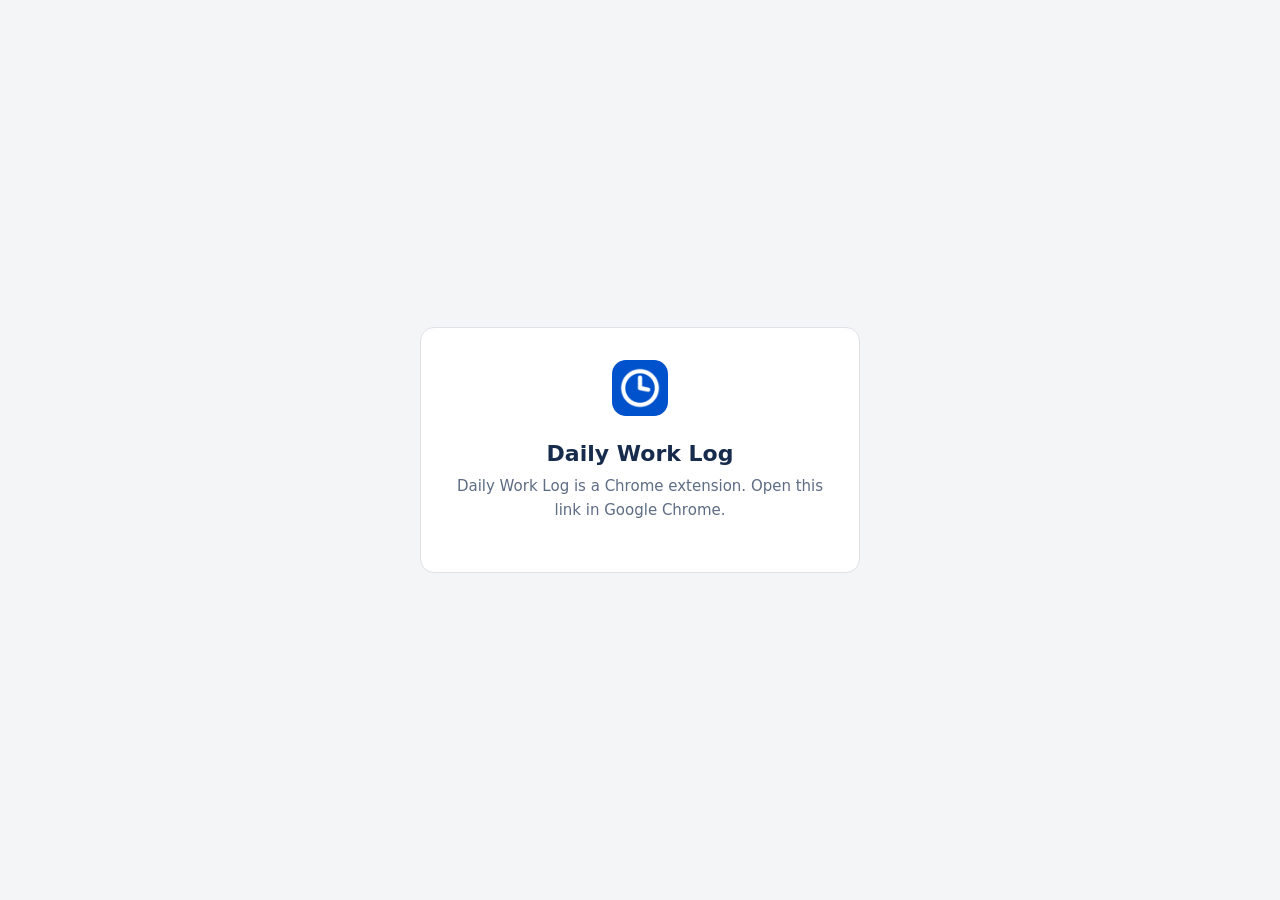
<file: launcher/index.html>
<!doctype html>
<html lang="en">
<head>
  <meta charset="utf-8">
  <meta name="viewport" content="width=device-width, initial-scale=1">
  <title>Daily Work Log</title>
  <meta name="robots" content="noindex">
  <link rel="icon" href="icon.png">
  <style>
    :root {
      --bg: #f4f5f7; --surface: #fff; --border: #dfe1e6; --text: #172b4d; --muted: #5e6c84;
      --primary: #0052cc; --primary-hover: #0747a6; --on-primary: #fff; --warn: #fff7d6;
      color-scheme: light;
    }
    @media (prefers-color-scheme: dark) {
      :root {
        --bg: #161a1d; --surface: #1d2125; --border: #38414a; --text: #dee4ea; --muted: #9fadbc;
        --primary: #579dff; --primary-hover: #85b8ff; --on-primary: #1d2125; --warn: #332e1b;
        color-scheme: dark;
      }
    }
    * { box-sizing: border-box; }
    body {
      margin: 0; min-height: 100vh; display: grid; place-items: center; padding: 24px 16px;
      font: 15px/1.55 system-ui, -apple-system, "Segoe UI", Roboto, sans-serif;
      background: var(--bg); color: var(--text);
    }
    .card {
      width: 100%; max-width: 440px; text-align: center;
      background: var(--surface); border: 1px solid var(--border); border-radius: 14px; padding: 32px 28px;
    }
    .logo { width: 56px; height: 56px; border-radius: 14px; }
    h1 { font-size: 22px; margin: 14px 0 4px; }
    p { margin: 0 0 18px; color: var(--muted); }
    .btn {
      display: inline-flex; align-items: center; justify-content: center; gap: 8px;
      font: inherit; font-weight: 600; text-decoration: none;
      background: var(--primary); color: var(--on-primary);
      padding: 11px 22px; border-radius: 8px; border: 0; cursor: pointer;
    }
    .btn:hover { background: var(--primary-hover); }
    .btn:focus-visible { outline: 2px solid var(--primary); outline-offset: 3px; }
    .note { margin-top: 18px; font-size: 13px; }
    .setup {
      text-align: left; background: var(--warn); border-radius: 10px; padding: 14px 16px 14px 34px;
      margin: 0 0 18px; font-size: 14px;
    }
    .setup li { margin: 4px 0; }
    code { font-size: 13px; }
    a { color: var(--primary); }
    [hidden] { display: none !important; }
  </style>
</head>
<body>
  <main class="card">
    <img class="logo" src="icon.png" alt="" width="56" height="56">
    <h1>Daily Work Log</h1>

    <!-- Default / extension found -->
    <section id="ready">
      <p id="status" role="status">Time to log today's work.</p>
      <a class="btn" id="open" href="#">Open Daily Work Log</a>
      <p class="note">Or click the clock icon in your Chrome toolbar.</p>
    </section>

    <!-- Extension not detected -->
    <section id="missing" hidden>
      <p>The Daily Work Log extension isn't installed in this browser, or it needs updating.</p>
      <ol class="setup">
        <li>Download or <code>git pull</code> the latest code from <a id="repo" href="#" target="_blank" rel="noopener">GitHub</a>.</li>
        <li>Open <code>chrome://extensions</code> and turn on <b>Developer mode</b>.</li>
        <li>Click <b>Load unpacked</b> and pick the <code>extension</code> folder (or reload it if it's already there).</li>
        <li>Come back here and click the button again.</li>
      </ol>
      <a class="btn" id="retry" href="#">Open Daily Work Log</a>
    </section>

    <!-- Not Chrome -->
    <section id="not-chrome" hidden>
      <p>Daily Work Log is a Chrome extension. Open this link in Google Chrome.</p>
    </section>
  </main>

  <script>
    // Keep in sync with the extension's manifest "key" (fixed ID for everyone).
    const EXTENSION_ID = "njpmkhaikeieojffcfckcklpapigoiop";
    const REPO_URL = "https://github.com/basilnewagesmb/time-log-both";

    const PAGE_URL = `chrome-extension://${EXTENSION_ID}/worklog.html`;
    const PROBE_URL = `chrome-extension://${EXTENSION_ID}/icons/icon16.png`;
    const $ = (id) => document.getElementById(id);

    $("open").href = PAGE_URL;
    $("retry").href = PAGE_URL;
    $("repo").href = REPO_URL;

    const isChromium = !!window.chrome && /Chrome|Chromium|Edg\//.test(navigator.userAgent);

    // An extension's web-accessible image loads only when the extension is installed.
    function detect() {
      return new Promise((resolve) => {
        const img = new Image();
        const timer = setTimeout(() => resolve(false), 1500);
        img.onload = () => { clearTimeout(timer); resolve(true); };
        img.onerror = () => { clearTimeout(timer); resolve(false); };
        img.src = `${PROBE_URL}?t=${Date.now()}`;
      });
    }

    (async () => {
      if (!isChromium) {
        $("ready").hidden = true;
        $("not-chrome").hidden = false;
        return;
      }
      const installed = await detect();
      if (!installed) {
        $("ready").hidden = true;
        $("missing").hidden = false;
        return;
      }
      $("status").textContent = "Opening Daily Work Log…";
      // Chrome may block navigation to an extension page without a click; the button stays as a fallback.
      try { location.replace(PAGE_URL); } catch (_) { /* fall back to the button */ }
      setTimeout(() => { $("status").textContent = "Time to log today's work."; }, 1500);
    })();
  </script>
</body>
</html>
</file>
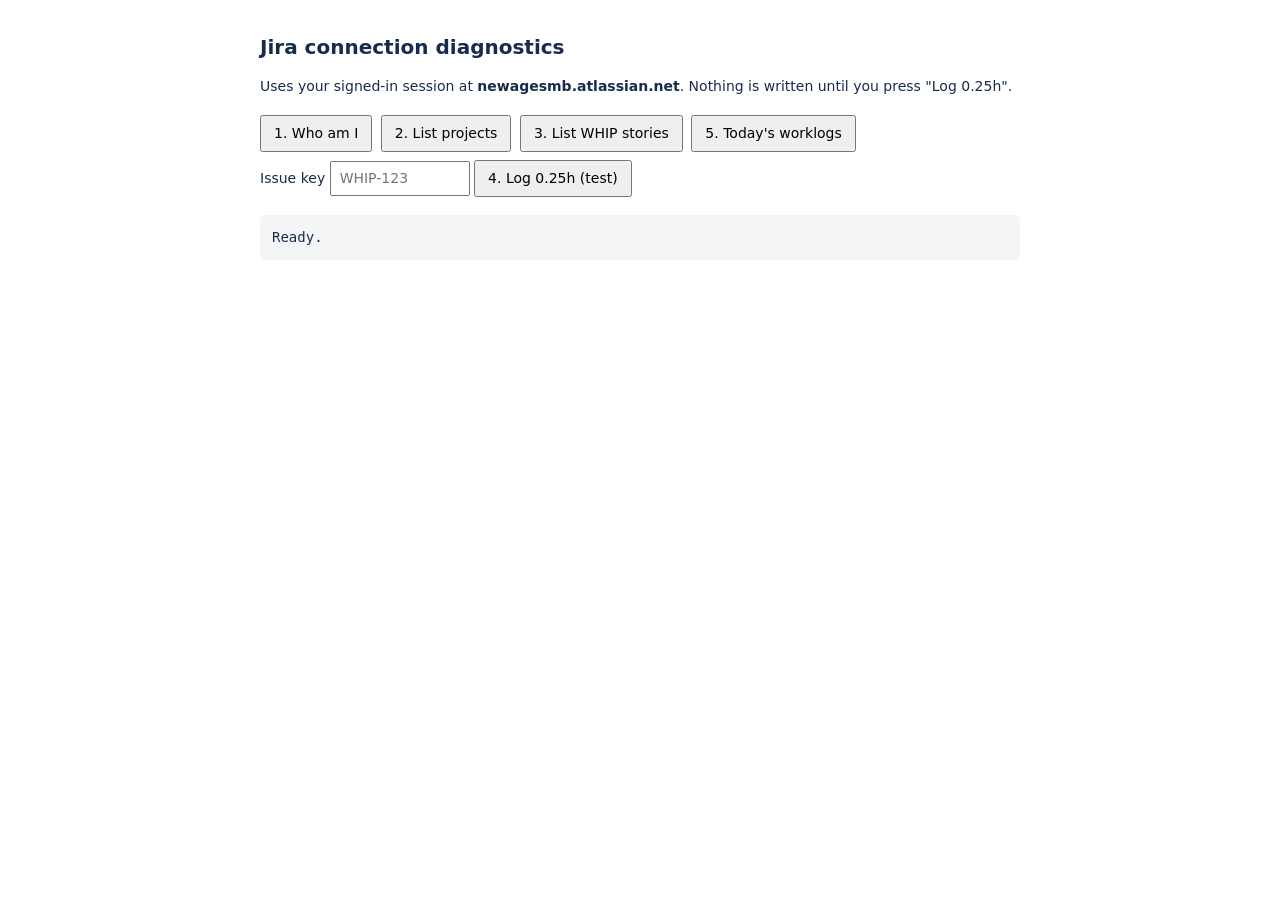
<file: extension/diagnostics.html>
<!doctype html>
<html lang="en">
<head>
  <meta charset="utf-8">
  <title>Daily Work Log · Jira diagnostics</title>
  <style>
    body { font: 14px/1.5 system-ui, sans-serif; max-width: 760px; margin: 32px auto; padding: 0 16px; color: #172b4d; }
    h1 { font-size: 20px; } button { font: inherit; padding: 6px 12px; margin: 4px 4px 4px 0; cursor: pointer; }
    input { font: inherit; padding: 5px 8px; width: 120px; }
    pre { background: #f4f5f7; padding: 12px; border-radius: 6px; white-space: pre-wrap; max-height: 420px; overflow: auto; }
    .ok { color: #216e4e; } .bad { color: #ae2e24; }
  </style>
</head>
<body>
  <h1>Jira connection diagnostics</h1>
  <p>Uses your signed-in session at <b>newagesmb.atlassian.net</b>. Nothing is written until you press "Log 0.25h".</p>
  <div>
    <button id="btn-me">1. Who am I</button>
    <button id="btn-projects">2. List projects</button>
    <button id="btn-issues">3. List WHIP stories</button>
    <button id="btn-today">5. Today's worklogs</button>
  </div>
  <div>
    <label>Issue key <input id="issue" placeholder="WHIP-123"></label>
    <button id="btn-log">4. Log 0.25h (test)</button>
  </div>
  <pre id="out" aria-live="polite">Ready.</pre>
  <script src="jira.js"></script>
  <script src="diagnostics.js"></script>
</body>
</html>
</file>
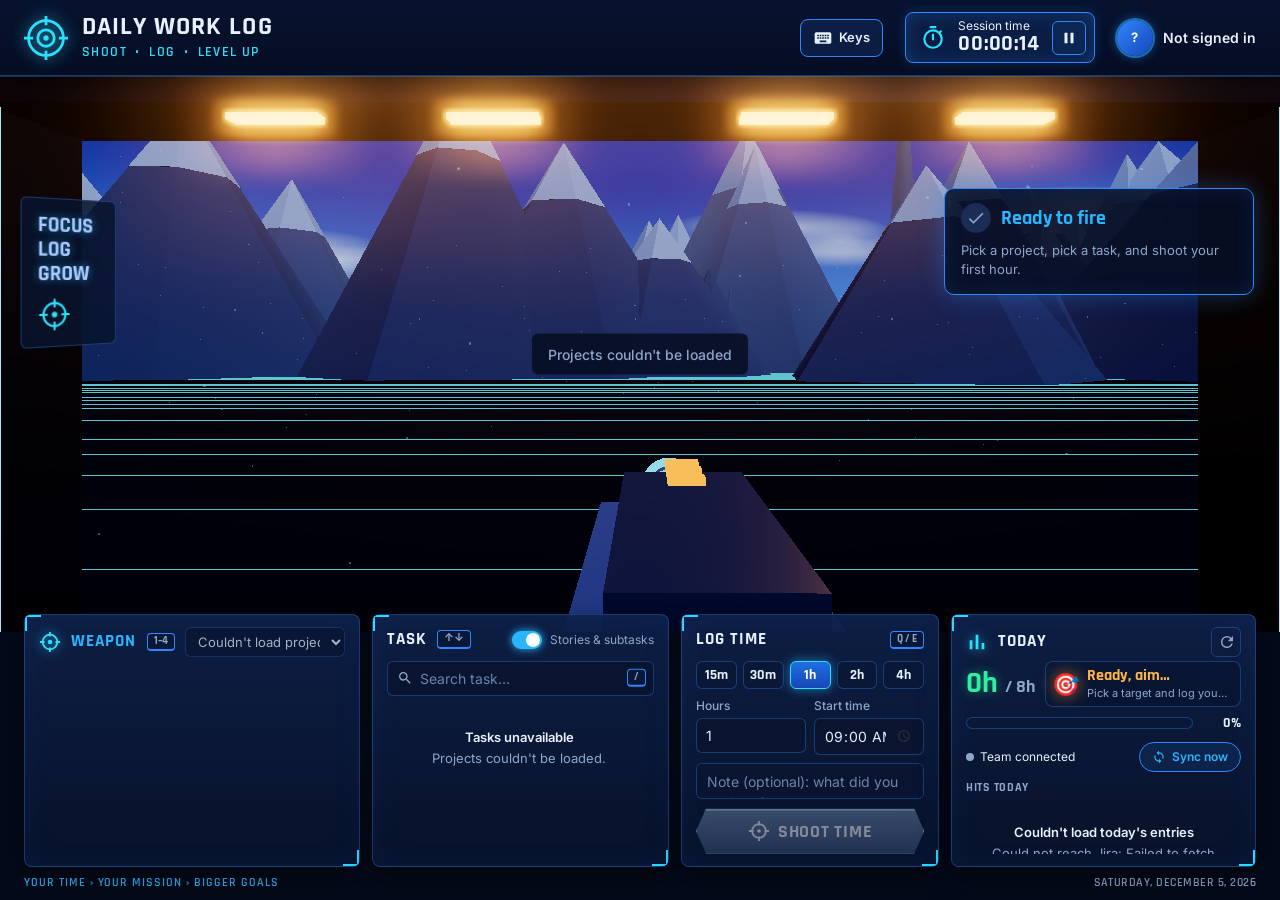
<file: extension/worklog.html>
<!doctype html>
<html lang="en">
<head>
  <meta charset="utf-8">
  <meta name="viewport" content="width=device-width, initial-scale=1">
  <title>Daily Work Log</title>
  <link rel="icon" href="icons/icon48.png">
  <link rel="preconnect" href="https://fonts.googleapis.com">
  <link rel="preconnect" href="https://fonts.gstatic.com" crossorigin>
  <link rel="stylesheet" href="https://fonts.googleapis.com/css2?family=Inter:wght@400;500;600;700&family=Rajdhani:wght@500;600;700&display=swap">
  <link rel="stylesheet" href="worklog.css">
</head>
<body>
  <a class="skip" href="#log-form">Skip to log form</a>

  <header class="topbar">
    <div class="brand">
      <svg class="brand-mark" viewBox="0 0 48 48" width="44" height="44" aria-hidden="true">
        <circle cx="24" cy="24" r="19" fill="none" stroke="currentColor" stroke-width="3"/>
        <circle cx="24" cy="24" r="9" fill="none" stroke="currentColor" stroke-width="3"/>
        <circle cx="24" cy="24" r="3" fill="currentColor"/>
        <path d="M24 0v10M24 38v10M0 24h10M38 24h10" stroke="currentColor" stroke-width="3"/>
      </svg>
      <div>
        <h1>Daily Work Log</h1>
        <p class="tagline">Shoot <span aria-hidden="true">•</span> Log <span aria-hidden="true">•</span> Level up</p>
      </div>
    </div>
    <div class="user-actions">
      <button type="button" class="keys-btn" id="keys-open" aria-keyshortcuts="?" title="Keyboard controls (?)">
        <svg viewBox="0 0 24 24" width="20" height="20" aria-hidden="true"><path fill="currentColor" d="M20 5H4a2 2 0 0 0-2 2v10a2 2 0 0 0 2 2h16a2 2 0 0 0 2-2V7a2 2 0 0 0-2-2zm-9 3h2v2h-2V8zm0 3h2v2h-2v-2zM8 8h2v2H8V8zm0 3h2v2H8v-2zm-1 2H5v-2h2v2zm0-3H5V8h2v2zm9 7H8v-2h8v2zm0-4h-2v-2h2v2zm0-3h-2V8h2v2zm3 3h-2v-2h2v2zm0-3h-2V8h2v2z"/></svg>
        <span>Keys</span>
      </button>
      <div class="session" role="timer" aria-label="Session time">
        <svg viewBox="0 0 24 24" width="26" height="26" aria-hidden="true"><path fill="currentColor" d="M15 1H9v2h6V1zm4.03 6.39 1.42-1.42c-.43-.51-.9-.99-1.41-1.41l-1.42 1.42A8.96 8.96 0 0 0 12 4a9 9 0 1 0 9 9c0-2.12-.74-4.07-1.97-5.61zM12 20a7 7 0 1 1 0-14 7 7 0 0 1 0 14zm-1-12h2v6h-2z"/></svg>
        <div class="session-text">
          <span class="session-label">Session time</span>
          <span class="session-time" id="session-time">00:00:00</span>
        </div>
        <button type="button" class="session-btn" id="session-pause" aria-pressed="false" aria-label="Pause session timer" title="Pause">
          <svg class="i-pause" viewBox="0 0 24 24" width="18" height="18" aria-hidden="true"><path fill="currentColor" d="M6 5h4v14H6zm8 0h4v14h-4z"/></svg>
          <svg class="i-play" viewBox="0 0 24 24" width="18" height="18" aria-hidden="true"><path fill="currentColor" d="M7 5v14l12-7z"/></svg>
        </button>
      </div>
      <div class="user" id="user" aria-busy="true">
        <span class="avatar skeleton" id="user-avatar" aria-hidden="true"></span>
        <span class="user-name skeleton-text" id="user-name">Loading…</span>
      </div>
    </div>
  </header>

  <div class="banner" id="signin-banner" role="alert" hidden>
    <span>You're not signed in to Jira. Open newagesmb.atlassian.net, sign in, then reload.</span>
    <div class="banner-actions">
      <button type="button" class="btn btn-primary" id="open-jira">Open Jira</button>
      <button type="button" class="btn btn-ghost" id="reload">Reload</button>
    </div>
  </div>

  <!-- Decorative scene: the weapon cards below are the accessible project picker. -->
  <section class="arena" aria-hidden="true">
    <div class="sky">
      <span class="cloud c1"></span><span class="cloud c2"></span><span class="cloud c3"></span><span class="cloud c4"></span>
    </div>
    <svg class="mountains" viewBox="0 0 1200 300" preserveAspectRatio="none">
      <path class="m-back" d="M0 210 L90 120 L160 170 L260 60 L350 150 L430 100 L520 170 L600 90 L690 160 L780 70 L870 150 L960 110 L1040 170 L1120 80 L1200 140 V300 H0 Z"/>
      <path class="m-spire" d="M1010 210 L1016 40 L1020 0 L1024 40 L1030 210 Z"/>
      <path class="m-front" d="M0 250 L120 170 L210 230 L320 150 L420 230 L540 190 L640 240 L760 180 L860 240 L980 170 L1090 230 L1200 190 V300 H0 Z"/>
    </svg>
    <div class="floor"></div>
    <div class="hangar"><span class="lamp l1"></span><span class="lamp l2"></span><span class="lamp l3"></span><span class="lamp l4"></span></div>
    <div class="sign sign-left">Focus<br>Log<br>Grow
      <svg viewBox="0 0 48 48" width="34" height="34"><circle cx="24" cy="24" r="16" fill="none" stroke="currentColor" stroke-width="3"/><circle cx="24" cy="24" r="4" fill="currentColor"/><path d="M24 2v12M24 34v12M2 24h12M34 24h12" stroke="currentColor" stroke-width="3"/></svg>
    </div>

    <div class="targets" id="targets"></div>
    <div class="beam" id="beam"></div>

    <div class="blaster" id="blaster">
      <svg viewBox="0 0 200 260">
        <defs>
          <linearGradient id="metal" x1="0" x2="1">
            <stop offset="0" stop-color="#0a1226"/><stop offset=".5" stop-color="#25355c"/><stop offset="1" stop-color="#0a1226"/>
          </linearGradient>
          <linearGradient id="core" x1="0" x2="0" y1="0" y2="1">
            <stop offset="0" stop-color="#fff2c4"/><stop offset="1" stop-color="#ff7a1a"/>
          </linearGradient>
        </defs>
        <path d="M30 260 L70 70 H130 L170 260 Z" fill="url(#metal)" stroke="#2c4a86" stroke-width="2"/>
        <path d="M78 74 L84 14 H116 L122 74 Z" fill="url(#metal)" stroke="#2c4a86" stroke-width="2"/>
        <rect x="86" y="8" width="28" height="12" rx="3" fill="#152447" stroke="#3a6cd0" stroke-width="2"/>
        <circle id="muzzle" cx="100" cy="10" r="5" fill="#9ff3ff"/>
        <path class="blaster-glow" d="M54 250 L80 92 M146 250 L120 92" stroke="#29d3ff" stroke-width="4" stroke-linecap="round"/>
        <path d="M88 110 H112 L118 200 H82 Z" fill="url(#core)" opacity=".9"/>
        <path d="M84 130 H116 M83 150 H117 M82 170 H118" stroke="#0a1226" stroke-width="5"/>
        <path d="M60 230 H140" stroke="#ff9f43" stroke-width="5" stroke-linecap="round"/>
      </svg>
      <span class="muzzle-flash"></span>
    </div>

    <div class="last-shot" id="last-shot">
      <div class="last-shot-head">
        <span class="check"><svg viewBox="0 0 24 24" width="20" height="20"><path fill="currentColor" d="M9 16.2 4.8 12l-1.4 1.4L9 19 21 7l-1.4-1.4z"/></svg></span>
        <strong id="last-shot-title">Ready to fire</strong>
      </div>
      <div class="last-shot-body" id="last-shot-body">Pick a project, pick a task, and shoot your first hour.</div>
    </div>
  </section>

  <main class="hud">
    <form class="hud-form" id="log-form" novalidate aria-labelledby="form-title">
      <h2 class="visually-hidden" id="form-title">Log time</h2>

      <!-- Project -->
      <section class="panel panel-project" aria-labelledby="project-title">
        <div class="panel-head">
          <span class="panel-icon" aria-hidden="true">
            <svg viewBox="0 0 48 48" width="22" height="22"><circle cx="24" cy="24" r="16" fill="none" stroke="currentColor" stroke-width="4"/><circle cx="24" cy="24" r="5" fill="currentColor"/><path d="M24 2v10M24 36v10M2 24h10M36 24h10" stroke="currentColor" stroke-width="4"/></svg>
          </span>
          <h3 id="project-title">Weapon <kbd class="hint-key" aria-hidden="true">1–4</kbd></h3>
          <div class="select-wrap project-select" id="project-wrap" aria-busy="true">
            <label for="project" class="visually-hidden">All projects</label>
            <select id="project" disabled>
              <option>Loading projects…</option>
            </select>
          </div>
        </div>
        <div class="weapons" id="weapons" role="group" aria-label="Recent projects"></div>
      </section>

      <!-- Task -->
      <fieldset class="panel panel-task task-section">
        <div class="task-head">
          <legend>Task <kbd class="hint-key" aria-hidden="true">↑↓</kbd></legend>
          <label class="toggle">
            <input type="checkbox" id="stories-only" checked>
            <span class="toggle-track" aria-hidden="true"><span class="toggle-thumb"></span></span>
            <span>Stories &amp; subtasks</span>
          </label>
        </div>
        <div class="search">
          <svg viewBox="0 0 24 24" width="16" height="16" aria-hidden="true"><path fill="currentColor" d="M15.5 14h-.79l-.28-.27A6.47 6.47 0 0 0 16 9.5 6.5 6.5 0 1 0 9.5 16c1.61 0 3.09-.59 4.23-1.57l.27.28v.79l5 4.99L20.49 19l-4.99-5zm-6 0C7.01 14 5 11.99 5 9.5S7.01 5 9.5 5 14 7.01 14 9.5 11.99 14 9.5 14z"/></svg>
          <input type="search" id="task-filter" class="input" placeholder="Search task…" aria-label="Filter tasks" aria-keyshortcuts="/" autocomplete="off">
          <kbd class="hint-key search-key" aria-hidden="true">/</kbd>
        </div>
        <div class="task-list" id="task-list" role="radiogroup" aria-label="Tasks assigned to you" aria-busy="true"></div>
        <p class="hint" id="task-count" aria-live="polite"></p>
      </fieldset>

      <!-- Time -->
      <section class="panel panel-time" aria-labelledby="time-title">
        <div class="time-head">
          <h3 id="time-title">Log time</h3>
          <kbd class="hint-key" aria-hidden="true">Q / E</kbd>
        </div>
        <div class="chips" role="group" aria-label="Duration">
          <button type="button" class="chip" data-hours="0.25">15m</button>
          <button type="button" class="chip" data-hours="0.5">30m</button>
          <button type="button" class="chip" data-hours="1">1h</button>
          <button type="button" class="chip" data-hours="2">2h</button>
          <button type="button" class="chip" data-hours="4">4h</button>
        </div>
        <div class="field-row">
          <div class="field">
            <label for="hours">Hours</label>
            <input type="number" id="hours" class="input" min="0.25" max="24" step="0.25" value="1" required inputmode="decimal">
          </div>
          <div class="field">
            <label for="start">Start time</label>
            <input type="time" id="start" class="input" value="09:00" required>
          </div>
        </div>

        <textarea id="note" class="input note" rows="1" placeholder="Note (optional): what did you work on?" aria-label="Note (optional)" aria-keyshortcuts="N"></textarea>

        <p class="form-error" id="form-error" role="alert" hidden></p>

        <button type="submit" class="btn btn-shoot btn-block" id="submit" aria-keyshortcuts="Space" disabled>
          <svg class="shoot-icon" viewBox="0 0 48 48" width="22" height="22" aria-hidden="true"><circle cx="24" cy="24" r="15" fill="none" stroke="currentColor" stroke-width="4"/><circle cx="24" cy="24" r="4" fill="currentColor"/><path d="M24 2v10M24 36v10M2 24h10M36 24h10" stroke="currentColor" stroke-width="4"/></svg>
          <span class="btn-label">Shoot time</span>
          <span class="spinner" aria-hidden="true"></span>
          <kbd class="shoot-key" aria-hidden="true">Space</kbd>
        </button>
      </section>
    </form>

    <aside class="panel panel-progress today" aria-labelledby="today-title">
      <div class="today-head">
        <span class="panel-icon" aria-hidden="true">
          <svg viewBox="0 0 24 24" width="22" height="22"><path fill="currentColor" d="M4 20h3V10H4zm6.5 0h3V4h-3zM17 20h3v-7h-3z"/></svg>
        </span>
        <h3 id="today-title">Today</h3>
        <button type="button" class="icon-btn" id="refresh-today" aria-label="Refresh today's entries" title="Refresh">
          <svg viewBox="0 0 24 24" width="18" height="18" aria-hidden="true"><path fill="currentColor" d="M17.65 6.35A7.96 7.96 0 0 0 12 4a8 8 0 1 0 7.73 10h-2.08A6 6 0 1 1 12 6c1.66 0 3.14.69 4.22 1.78L13 11h7V4l-2.35 2.35z"/></svg>
        </button>
      </div>

      <div class="score-row">
        <span class="score"><span id="total-label">0h</span> <span class="muted">/ <span id="target-label">8h</span></span></span>
        <div class="rank" id="rank">
          <span class="rank-icon" id="rank-icon" aria-hidden="true">🎯</span>
          <div class="rank-copy">
            <strong class="rank-title" id="rank-title">Ready, aim…</strong>
            <span class="rank-text" id="rank-text">Pick a target and log your first shot.</span>
          </div>
        </div>
      </div>
      <div class="progress-row">
        <div class="progress" role="progressbar" id="progress" aria-label="Hours logged today" aria-valuemin="0" aria-valuemax="8" aria-valuenow="0">
          <div class="progress-fill" id="progress-fill"></div>
        </div>
        <span class="progress-pct" id="progress-pct">0%</span>
      </div>

      <div class="sync">
        <span class="sync-status" id="sync-status" role="status" aria-live="polite">Team connected</span>
        <button type="button" class="sync-btn" id="sync-now">
          <svg viewBox="0 0 24 24" width="14" height="14" aria-hidden="true"><path fill="currentColor" d="M12 4V1L8 5l4 4V6a6 6 0 0 1 5.65 8.03l1.46 1.46A8 8 0 0 0 12 4zm0 14a6 6 0 0 1-5.65-8.03L4.89 8.51A8 8 0 0 0 12 20v3l4-4-4-4z"/></svg>
          Sync now
        </button>
      </div>

      <h4 class="entries-title">Hits today <span class="muted" id="hit-count"></span></h4>
      <ul class="entries" id="entries" aria-live="polite" aria-busy="true"></ul>
    </aside>
  </main>

  <footer class="footer">
    <span class="crumbs">Your time <span aria-hidden="true">›</span> Your mission <span aria-hidden="true">›</span> Bigger goals</span>
    <span class="date" id="today-label"></span>
  </footer>

  <dialog class="keys-help" id="keys-help" aria-labelledby="keys-title">
    <div class="keys-help-head">
      <h2 id="keys-title">Keyboard controls</h2>
      <button type="button" class="icon-btn" id="keys-close" aria-label="Close">×</button>
    </div>
    <dl class="keys-list">
      <div><dt><kbd>1</kbd>–<kbd>4</kbd></dt><dd>Pick a weapon (project)</dd></div>
      <div><dt><kbd>←</kbd> <kbd>→</kbd> or <kbd>A</kbd> <kbd>D</kbd></dt><dd>Previous / next project</dd></div>
      <div><dt><kbd>↑</kbd> <kbd>↓</kbd> or <kbd>W</kbd> <kbd>S</kbd></dt><dd>Previous / next task</dd></div>
      <div><dt><kbd>Q</kbd> <kbd>E</kbd></dt><dd>Shorter / longer duration</dd></div>
      <div><dt><kbd>Space</kbd></dt><dd>Shoot time (log it)</dd></div>
      <div><dt><kbd>/</kbd></dt><dd>Search tasks</dd></div>
      <div><dt><kbd>N</kbd></dt><dd>Write a note</dd></div>
      <div><dt><kbd>Ctrl</kbd> + <kbd>Enter</kbd></dt><dd>Shoot from the note field</dd></div>
      <div><dt><kbd>Esc</kbd></dt><dd>Leave a text field / close this</dd></div>
      <div><dt><kbd>?</kbd></dt><dd>Show these controls</dd></div>
    </dl>
  </dialog>

  <div class="toasts" id="toasts" aria-live="assertive" aria-atomic="false"></div>

  <template id="weapon-art">
    <svg class="weapon-art" viewBox="0 0 120 52" aria-hidden="true">
      <path d="M6 16 H74 L82 10 H104 V17 H114 V25 H104 V31 H76 L70 37 H58 L52 50 H38 L42 37 H28 L20 30 H6 Z" fill="#141f3d" stroke="currentColor" stroke-width="2" stroke-linejoin="round"/>
      <rect x="26" y="20" width="40" height="6" rx="3" fill="currentColor"/>
      <rect x="84" y="15" width="16" height="4" rx="2" fill="currentColor" opacity=".7"/>
      <circle cx="112" cy="21" r="3" fill="#fff"/>
    </svg>
  </template>

  <script src="jira.js"></script>
  <script src="sheet.js"></script>
  <script src="worklog.js"></script>
  <script type="module" src="arena3d.js"></script>
</body>
</html>
</file>
<file: extension/worklog.css>
:root {
  --bg: #040a19;
  --panel: rgba(8, 19, 44, .92);
  --panel-2: #0b1a38;
  --line: rgba(64, 140, 255, .32);
  --line-strong: #2f86ff;
  --text: #e7f0ff;
  --muted: #8ea6cc;
  --primary: #29b6ff;
  --primary-hover: #63ccff;
  --primary-soft: rgba(41, 182, 255, .14);
  --cyan: #29e0ff;
  --focus: #7fe3ff;
  --danger: #ff6b7d;
  --danger-soft: rgba(255, 107, 125, .14);
  --success: #2df0a0;
  --success-soft: rgba(45, 240, 160, .14);
  --warn: #ffb547;
  --warn-soft: rgba(255, 181, 71, .12);
  --orange: #ff8f2e;
  --todo: #b6c2cf;   --todo-bg: rgba(182, 194, 207, .12);
  --prog: #63ccff;   --prog-bg: rgba(41, 182, 255, .16);
  --done: #2df0a0;   --done-bg: rgba(45, 240, 160, .14);
  --skeleton: #13254a;
  --radius: 10px;
  --display: "Rajdhani", "Inter", system-ui, sans-serif;
  color-scheme: dark;
}

* { box-sizing: border-box; }
[hidden] { display: none !important; }

body {
  margin: 0;
  min-height: 100vh;
  display: flex; flex-direction: column;
  font-family: "Inter", system-ui, -apple-system, "Segoe UI", Roboto, sans-serif;
  font-size: 14px;
  line-height: 1.5;
  color: var(--text);
  background:
    radial-gradient(1200px 500px at 50% -10%, rgba(41, 120, 255, .18), transparent 70%),
    var(--bg);
}

h1, h2, h3, h4 { margin: 0; }
h1, h3, h4, .btn, .chip, .session-time, .score, .tagline { font-family: var(--display); }
h1 { font-size: 26px; font-weight: 700; letter-spacing: .04em; text-transform: uppercase; line-height: 1.05; }
h3 { font-size: 17px; font-weight: 700; letter-spacing: .06em; text-transform: uppercase; color: var(--primary); }
h4 { font-size: 14px; font-weight: 700; letter-spacing: .06em; text-transform: uppercase; }

.visually-hidden {
  position: absolute; width: 1px; height: 1px; margin: -1px; padding: 0; overflow: hidden;
  clip: rect(0 0 0 0); white-space: nowrap; border: 0;
}

.skip {
  position: absolute; left: 8px; top: -40px;
  background: var(--primary); color: #001428; padding: 6px 10px; border-radius: 6px; z-index: 30;
}
.skip:focus { top: 8px; }

:focus-visible { outline: 2px solid var(--focus); outline-offset: 2px; }

/* ---------- Header ---------- */
.topbar {
  display: flex; align-items: center; justify-content: space-between; gap: 16px; flex-wrap: wrap;
  padding: 12px 24px;
  background: linear-gradient(180deg, #071330, #050d22);
  border-bottom: 1px solid var(--line);
  box-shadow: 0 1px 0 rgba(41, 182, 255, .25), 0 6px 24px rgba(0, 0, 0, .5);
  position: relative; z-index: 2;
}
.brand { display: flex; align-items: center; gap: 14px; }
.brand-mark { color: var(--cyan); filter: drop-shadow(0 0 8px rgba(41, 224, 255, .7)); }
.tagline {
  margin: 2px 0 0; color: var(--cyan); font-size: 14px; font-weight: 600;
  letter-spacing: .1em; text-transform: uppercase;
}
.tagline span { margin: 0 4px; }

.user-actions { display: flex; align-items: center; gap: 22px; flex-wrap: wrap; }

.session {
  display: flex; align-items: center; gap: 12px;
  padding: 6px 8px 6px 14px;
  border: 1px solid var(--line-strong); border-radius: 8px;
  background: rgba(15, 40, 90, .55);
  box-shadow: inset 0 0 18px rgba(41, 140, 255, .25), 0 0 14px rgba(41, 140, 255, .2);
  color: var(--cyan);
}
.session-text { display: flex; flex-direction: column; line-height: 1.1; }
.session-label { font-size: 12px; color: var(--text); }
.session-time { font-size: 22px; font-weight: 700; color: var(--text); font-variant-numeric: tabular-nums; letter-spacing: .04em; }
.session.paused .session-time { color: var(--muted); }
.session-btn {
  display: grid; place-items: center; width: 34px; height: 34px;
  border: 1px solid var(--line-strong); border-radius: 6px;
  background: #0c2654; color: var(--text); cursor: pointer;
}
.session-btn:hover { background: #12367a; }
.session-btn .i-play { display: none; }
.session-btn[aria-pressed="true"] .i-play { display: block; }
.session-btn[aria-pressed="true"] .i-pause { display: none; }

.user { display: flex; align-items: center; gap: 10px; }
.avatar {
  width: 36px; height: 36px; border-radius: 50%;
  display: grid; place-items: center;
  background: linear-gradient(135deg, #2f86ff, #1747b8); color: #fff;
  font-size: 13px; font-weight: 700; letter-spacing: .02em;
  box-shadow: 0 0 0 2px rgba(41, 182, 255, .5), 0 0 12px rgba(41, 140, 255, .6);
}
.user-name { font-weight: 600; }

kbd, .hint-key {
  display: inline-block; vertical-align: middle;
  font-family: var(--display); font-size: 11px; font-weight: 700; line-height: 1.4;
  letter-spacing: 0; text-transform: none;
  padding: 0 6px; border-radius: 4px;
  border: 1px solid var(--line-strong); border-bottom-width: 2px;
  background: #0a1838; color: var(--muted);
}
h3 .hint-key, legend .hint-key { margin-left: 6px; }
.panel h3, .task-head legend { white-space: nowrap; }

.keys-btn {
  display: inline-flex; align-items: center; gap: 6px;
  font: inherit; font-weight: 600; font-size: 13px; color: var(--text);
  padding: 8px 12px; border-radius: 8px; cursor: pointer;
  border: 1px solid var(--line-strong); background: rgba(15, 40, 90, .55);
}
.keys-btn:hover { background: #12367a; }

.keys-help {
  width: min(440px, calc(100vw - 32px)); padding: 18px 20px;
  border: 1px solid var(--line-strong); border-radius: 10px;
  background: #0b1a38; color: var(--text);
  box-shadow: 0 20px 60px rgba(0, 0, 0, .6), 0 0 30px rgba(41, 140, 255, .25);
}
.keys-help::backdrop { background: rgba(2, 6, 18, .65); }
.keys-help-head { display: flex; align-items: center; justify-content: space-between; margin-bottom: 12px; }
.keys-help-head h2 { font-family: var(--display); font-size: 20px; text-transform: uppercase; letter-spacing: .06em; color: var(--primary); }
.keys-help-head .icon-btn { margin: 0; font-size: 20px; }
.keys-list { margin: 0; display: grid; gap: 8px; }
.keys-list div { display: grid; grid-template-columns: 170px 1fr; gap: 12px; align-items: center; }
.keys-list dt { color: var(--muted); font-size: 12px; }
.keys-list dd { margin: 0; font-size: 13px; }

/* ---------- Banner ---------- */
.banner {
  display: flex; align-items: center; justify-content: space-between; gap: 12px; flex-wrap: wrap;
  margin: 12px 24px 0;
  padding: 12px 16px;
  background: var(--warn-soft);
  border: 1px solid var(--warn);
  border-radius: var(--radius);
  color: #ffe2b0;
  font-weight: 500;
}
.banner-actions { display: flex; gap: 8px; }

/* ---------- Arena (decorative scene) ---------- */
.arena {
  position: relative;
  flex: 1 0 auto;
  height: clamp(330px, 47vh, 560px);
  margin: 0 0 -18px;
  overflow: hidden;
  isolation: isolate;
  background: linear-gradient(180deg, #2a62c9 0%, #5f9be8 38%, #a8cdf2 54%, #2a4f8c 55%, #0b1937 100%);
}
.sky { position: absolute; inset: 0 0 45% 0; z-index: -3; }
.cloud {
  position: absolute; border-radius: 50%;
  background: radial-gradient(closest-side, rgba(255, 255, 255, .85), rgba(255, 255, 255, 0));
  filter: blur(2px);
  animation: drift 60s linear infinite alternate;
}
.c1 { width: 340px; height: 90px; left: 6%; top: 22%; }
.c2 { width: 260px; height: 70px; left: 38%; top: 8%; opacity: .7; animation-duration: 80s; }
.c3 { width: 380px; height: 100px; right: 8%; top: 18%; animation-duration: 70s; }
.c4 { width: 220px; height: 60px; left: 62%; top: 44%; opacity: .6; }
@keyframes drift { to { transform: translateX(60px); } }

.mountains { position: absolute; left: 0; right: 0; bottom: 42%; width: 100%; height: 42%; z-index: -2; }
.m-back { fill: #4f6f9f; }
.m-front { fill: #233c66; }
.m-spire { fill: #3d5c90; filter: drop-shadow(0 0 4px rgba(150, 200, 255, .9)); }

.floor {
  position: absolute; left: -30%; right: -30%; bottom: 0; height: 45%; z-index: -1;
  background:
    linear-gradient(180deg, rgba(4, 10, 25, 0) 0%, rgba(4, 10, 25, .6) 100%),
    repeating-linear-gradient(90deg, rgba(41, 224, 255, .35) 0 2px, transparent 2px 80px),
    repeating-linear-gradient(0deg, rgba(41, 224, 255, .35) 0 2px, transparent 2px 60px),
    linear-gradient(180deg, #2a4f8c, #0a1530);
  transform: perspective(380px) rotateX(55deg);
  transform-origin: 50% 0;
}

.hangar { position: absolute; inset: 0; pointer-events: none; z-index: 1; }
.hangar::before, .hangar::after {
  content: ""; position: absolute; top: 0; bottom: 0; width: 9%;
  background: linear-gradient(90deg, #050c1f, #0d1c3e);
  box-shadow: 0 0 30px rgba(0, 0, 0, .7);
}
.hangar::before { left: 0; clip-path: polygon(0 0, 100% 12%, 70% 100%, 0 100%); }
.hangar::after { right: 0; transform: scaleX(-1); clip-path: polygon(0 0, 100% 12%, 70% 100%, 0 100%); }
.arena::before {
  content: ""; position: absolute; left: 0; right: 0; top: 0; height: 38px; z-index: 1;
  background: linear-gradient(180deg, #050c1f, #0b1838);
  clip-path: polygon(0 0, 100% 0, 92% 100%, 8% 100%);
}
.lamp {
  position: absolute; top: 14px; width: 70px; height: 5px; border-radius: 3px; z-index: 2;
  background: #ffb35c; box-shadow: 0 0 12px #ff9b2e, 0 0 26px rgba(255, 155, 46, .6);
}
.l1 { left: 22%; } .l2 { left: 36%; } .l3 { right: 36%; } .l4 { right: 22%; }

.sign {
  position: absolute; left: 1.6%; top: 22%; z-index: 2;
  padding: 14px 16px; width: 100px;
  border: 1px solid var(--line); border-radius: 6px;
  background: rgba(8, 19, 44, .85);
  font-family: var(--display); font-weight: 700; font-size: 22px; line-height: 1.1; text-transform: uppercase;
  color: #a9c9ff; text-shadow: 0 0 10px rgba(41, 182, 255, .6);
  transform: perspective(400px) rotateY(18deg);
}
.sign svg { display: block; margin-top: 10px; color: var(--cyan); }

/* Targets */
.targets {
  position: absolute; left: 14%; right: 24%; bottom: 20%; z-index: 3;
  display: flex; justify-content: space-around; align-items: flex-end; gap: 8px;
}
.target {
  --c: var(--cyan);
  --s: clamp(64px, 8vw, 120px);
  all: unset; position: relative; cursor: pointer;
  display: flex; flex-direction: column; align-items: center;
}
.target-body { display: flex; flex-direction: column; align-items: center; transform-origin: 50% 100%; transition: transform .35s cubic-bezier(.2, .9, .3, 1.3), filter .3s; }
.target.is-active .target-body { transform: scale(1.3); }
.target:not(.is-active) .target-body { filter: saturate(.75) brightness(.85); }
.target:not(.is-active):hover .target-body { filter: none; transform: scale(1.06); }

.target-plate {
  display: flex; align-items: center; gap: 8px;
  margin-bottom: 8px; padding: 5px 10px 5px 6px; max-width: 190px;
  border: 1px solid color-mix(in srgb, var(--c) 60%, transparent);
  border-radius: 6px;
  background: rgba(6, 14, 34, .92);
  box-shadow: 0 0 14px color-mix(in srgb, var(--c) 35%, transparent);
  color: var(--text); white-space: nowrap;
}
.target-plate b { display: block; font-family: var(--display); font-size: 15px; line-height: 1.1; overflow: hidden; text-overflow: ellipsis; max-width: 130px; }
.target-plate small { display: block; font-size: 10px; color: var(--muted); }
.p-icon {
  flex: none; display: grid; place-items: center; width: 26px; height: 26px; border-radius: 50%;
  background: var(--c); color: #04102a; font-weight: 800; font-family: var(--display); font-size: 15px;
}

.target-board {
  position: relative; width: var(--s); aspect-ratio: 1; border-radius: 50%;
  background: radial-gradient(circle,
    #fff 0 4%,
    color-mix(in srgb, var(--c) 40%, #ffd76a) 4% 10%,
    #ff7a1a 10% 18%,
    #0a1430 18% 24%,
    var(--c) 24% 34%,
    #0a1430 34% 44%,
    color-mix(in srgb, var(--c) 70%, #fff) 44% 50%,
    #0d1b3d 50% 64%,
    var(--c) 64% 68%,
    #101f44 68% 100%);
  border: 4px solid #1b2b52;
  box-shadow: 0 0 0 2px color-mix(in srgb, var(--c) 70%, transparent), 0 0 26px var(--c), inset 0 0 18px rgba(0, 0, 0, .6);
}
.target-board::before, .target-board::after {
  content: ""; position: absolute; background: rgba(255, 255, 255, .7);
}
.target-board::before { left: 50%; top: -8%; bottom: -8%; width: 1px; }
.target-board::after { top: 50%; left: -8%; right: -8%; height: 1px; }
.target.is-active .target-board { animation: pulse 2s ease-in-out infinite; }
@keyframes pulse { 50% { box-shadow: 0 0 0 2px var(--c), 0 0 44px var(--c), inset 0 0 18px rgba(0, 0, 0, .6); } }

.target-stand {
  width: calc(var(--s) * .7); height: calc(var(--s) * .3); margin-top: -6px;
  background: linear-gradient(180deg, #1c2d55, #0a142d);
  clip-path: polygon(22% 0, 78% 0, 100% 100%, 0 100%);
  box-shadow: inset 0 3px 0 color-mix(in srgb, var(--c) 60%, transparent);
}
.target-stand::after {
  content: ""; display: block; height: 3px; margin: 40% 25% 0; border-radius: 2px;
  background: var(--c); box-shadow: 0 0 8px var(--c);
}

.target.hit .target-board { animation: hit .6s ease; }
@keyframes hit {
  0% { filter: brightness(3); transform: scale(.9); }
  30% { transform: translateX(-4px) rotate(-3deg); }
  60% { transform: translateX(4px) rotate(3deg); }
  100% { filter: none; transform: none; }
}
.hit-pop {
  position: absolute; left: 62%; top: 38%; z-index: 4; pointer-events: none;
  font-family: var(--display); font-weight: 700; font-size: 34px; color: #bff3ff;
  text-shadow: 0 0 10px var(--cyan), 0 0 22px #2f86ff;
  animation: pop-up 1.6s ease-out forwards;
}
@keyframes pop-up {
  0% { opacity: 0; transform: translateY(10px) scale(.6); }
  15% { opacity: 1; transform: translateY(0) scale(1.15); }
  100% { opacity: 0; transform: translateY(-60px) scale(1); }
}

.targets-empty {
  align-self: center; padding: 10px 16px; border-radius: 6px;
  background: rgba(6, 14, 34, .85); color: var(--muted); font-weight: 500;
}
.target.placeholder { cursor: default; opacity: .55; }
.target.placeholder .target-board { animation: shimmer-board 1.4s ease-in-out infinite alternate; }
@keyframes shimmer-board { to { opacity: .5; } }

/* Blaster + beam */
.blaster {
  position: absolute; left: 50%; bottom: -90px; z-index: 5;
  width: clamp(130px, 12vw, 190px);
  transform: translateX(-50%) rotate(var(--aim, 0deg));
  transform-origin: 50% 100%;
  transition: transform .45s cubic-bezier(.2, .8, .3, 1);
  filter: drop-shadow(0 0 14px rgba(41, 182, 255, .45));
}
.blaster svg { display: block; width: 100%; height: auto; }
.blaster-glow { filter: drop-shadow(0 0 4px #29d3ff); }
.blaster.recoil svg { animation: recoil .3s ease; }
@keyframes recoil { 30% { transform: translateY(14px); } }
.muzzle-flash {
  position: absolute; left: 50%; top: -14px; width: 46px; height: 46px; margin-left: -23px;
  border-radius: 50%; opacity: 0;
  background: radial-gradient(circle, #fff 0 20%, #9ff3ff 35%, rgba(41, 224, 255, 0) 70%);
}
.blaster.recoil .muzzle-flash { animation: flash-muzzle .3s ease-out; }
@keyframes flash-muzzle { 0% { opacity: 1; transform: scale(.6); } 100% { opacity: 0; transform: scale(1.6); } }
.blaster.miss { animation: miss .4s ease; }
@keyframes miss { 25% { margin-left: -8px; } 75% { margin-left: 8px; } }

.beam {
  position: absolute; z-index: 4; width: 8px; margin-left: -4px; opacity: 0; pointer-events: none;
  transform-origin: 50% 100%;
  border-radius: 4px;
  background: linear-gradient(0deg, #fff, #9ff3ff 40%, rgba(41, 224, 255, .2));
  box-shadow: 0 0 12px #29e0ff, 0 0 30px #2f86ff;
}
.beam.fire { animation: beam .45s ease-out; }
@keyframes beam {
  0% { opacity: 1; clip-path: inset(100% 0 0 0); }
  35% { opacity: 1; clip-path: inset(0 0 0 0); }
  100% { opacity: 0; clip-path: inset(0 0 0 0); }
}

/* 3D mode (arena3d.js): the WebGL scene replaces the CSS scenery, targets and blaster. */
.arena-canvas { position: absolute; inset: 0; width: 100%; height: 100%; display: block; z-index: 0; }
.arena.is-3d { background: #0b1937; }
.arena.is-3d::before { display: none; }
.arena.is-3d > :is(.sky, .mountains, .floor, .hangar, .targets, .beam, .blaster) { visibility: hidden; }
.arena-labels { position: absolute; inset: 0; z-index: 3; pointer-events: none; overflow: hidden; }
.label3d {
  position: absolute; left: 0; top: 0; margin: 0;
  pointer-events: auto; cursor: pointer; will-change: transform;
  transition: box-shadow .3s, border-color .3s;
}
.label3d.is-active { padding: 7px 14px 7px 8px; border-color: var(--c); box-shadow: 0 0 22px color-mix(in srgb, var(--c) 55%, transparent); }
.label3d.is-active b { font-size: 19px; max-width: 200px; }
.label3d.is-active small { font-size: 12px; }
.label3d.is-active .p-icon { width: 32px; height: 32px; font-size: 18px; }
.arena-labels .hit-pop { left: 0; top: 0; animation-name: pop-up-3d; }
@keyframes pop-up-3d {
  0% { opacity: 0; margin-top: 10px; }
  15% { opacity: 1; margin-top: 0; }
  100% { opacity: 0; margin-top: -60px; }
}
.arena-msg {
  position: absolute; left: 50%; top: 50%; transform: translate(-50%, -50%);
  padding: 10px 16px; border-radius: 6px; background: rgba(6, 14, 34, .85); color: var(--muted); font-weight: 500;
}

/* Last shot card */
.last-shot {
  position: absolute; right: 2%; top: 20%; z-index: 6; width: min(310px, 30%);
  padding: 14px 16px;
  border: 1px solid var(--line-strong); border-radius: 10px;
  background: rgba(6, 15, 36, .9);
  box-shadow: 0 0 24px rgba(41, 140, 255, .35), inset 0 0 20px rgba(41, 140, 255, .12);
}
.last-shot.pop { animation: card-in .5s cubic-bezier(.2, .9, .3, 1.3); }
@keyframes card-in { from { opacity: 0; transform: translateX(30px) scale(.95); } }
.last-shot-head { display: flex; align-items: center; gap: 10px; margin-bottom: 8px; }
.last-shot-head strong { font-family: var(--display); font-size: 20px; color: var(--primary); }
.check {
  display: grid; place-items: center; width: 30px; height: 30px; border-radius: 50%; flex: none;
  background: var(--success); color: #04220f; box-shadow: 0 0 12px var(--success);
}
.last-shot:not(.has-shot) .check { background: #1c2d55; color: var(--muted); box-shadow: none; }
.last-shot-body { font-size: 13px; color: var(--muted); }
.ls-project { display: flex; align-items: center; gap: 8px; color: var(--text); font-weight: 600; font-size: 15px; }
.ls-task { margin: 2px 0 8px 34px; overflow: hidden; text-overflow: ellipsis; white-space: nowrap; }
.ls-time { margin-left: 34px; color: var(--text); font-size: 12px; }
.ls-cheer { margin: 8px 0 0 34px; color: var(--success); font-weight: 600; }

/* ---------- HUD panels ---------- */
.hud {
  position: relative; z-index: 7;
  display: grid; grid-template-columns: minmax(0, 3fr) minmax(240px, 1fr); gap: 12px;
  padding: 0 24px 8px;
  align-items: stretch;
}
.hud-form {
  display: grid; grid-template-columns: minmax(0, 1.3fr) minmax(0, 1.15fr) minmax(0, 1fr); gap: 12px;
}
/* Wide screens: one fixed-height strip; lists scroll inside their panels and the arena gets the rest. */
@media (min-width: 1200px) {
  .hud { height: 258px; }
  .hud-form { grid-template-rows: minmax(0, 1fr); }
  .panel { display: flex; flex-direction: column; min-height: 0; overflow: hidden; }
  .task-list, .entries { flex: 1 1 0; min-height: 0; max-height: none; }
}
@media (max-width: 1199px) {
  .hud { grid-template-columns: 1fr; }
}
@media (max-width: 980px) {
  .hud-form { grid-template-columns: 1fr 1fr; }
  .panel-project { grid-column: 1 / -1; }
}
@media (max-width: 640px) {
  .hud { padding: 0 12px 12px; }
  .hud-form { grid-template-columns: 1fr; }
}

.panel {
  --corner: var(--cyan);
  position: relative; min-width: 0; margin: 0;
  padding: 12px 14px;
  border: 1px solid var(--line); border-radius: 8px;
  background:
    linear-gradient(var(--corner), var(--corner)) left top / 16px 2px no-repeat,
    linear-gradient(var(--corner), var(--corner)) left top / 2px 16px no-repeat,
    linear-gradient(var(--corner), var(--corner)) right bottom / 16px 2px no-repeat,
    linear-gradient(var(--corner), var(--corner)) right bottom / 2px 16px no-repeat,
    linear-gradient(180deg, rgba(14, 32, 70, .95), var(--panel));
  box-shadow: 0 10px 30px rgba(0, 0, 0, .45), inset 0 0 30px rgba(41, 120, 255, .08);
}
.panel-head { display: flex; align-items: center; gap: 10px; margin-bottom: 10px; }
.project-select { margin-left: auto; flex: 0 1 220px; min-width: 0; }
.project-select select { padding: 5px 8px; font-size: 13px; }
.panel-icon { color: var(--cyan); filter: drop-shadow(0 0 6px rgba(41, 224, 255, .7)); display: grid; }
.panel h3 .muted { color: var(--primary); text-transform: none; letter-spacing: 0; }

/* Weapons */
.weapons {
  flex: 1; min-height: 0;
  display: grid; grid-auto-flow: column; grid-auto-columns: minmax(70px, 1fr); gap: 8px;
  overflow-x: auto; scrollbar-color: #24427e transparent;
}
.weapon {
  --c: var(--cyan);
  font: inherit; color: var(--text); text-align: left; cursor: pointer;
  position: relative;
  display: flex; flex-direction: column; justify-content: center; gap: 3px;
  padding: 8px; min-width: 0;
  border: 1px solid color-mix(in srgb, var(--c) 45%, transparent); border-radius: 8px;
  background: linear-gradient(160deg, color-mix(in srgb, var(--c) 22%, #0a1734), #081229 70%);
  transition: transform .15s, box-shadow .15s, border-color .15s;
}
.weapon:hover { transform: translateY(-2px); border-color: var(--c); }
.weapon[aria-pressed="true"] {
  border: 2px solid var(--c); padding: 7px;
  box-shadow: 0 0 18px color-mix(in srgb, var(--c) 60%, transparent), inset 0 0 18px color-mix(in srgb, var(--c) 25%, transparent);
}
.weapon-art { width: 100%; flex: 0 1 60px; min-height: 26px; color: var(--c); filter: drop-shadow(0 0 6px color-mix(in srgb, var(--c) 70%, transparent)); }
.weapon-name { font-family: var(--display); font-weight: 700; font-size: 15px; line-height: 1.15; overflow: hidden; text-overflow: ellipsis; white-space: nowrap; }
.weapon-sub { font-size: 11px; color: var(--muted); overflow: hidden; text-overflow: ellipsis; white-space: nowrap; }
.weapon-key { position: absolute; top: 5px; left: 6px; }
.weapon.placeholder { cursor: default; min-height: 96px; border-color: var(--line); background: var(--skeleton); animation: shimmer-board 1.4s ease-in-out infinite alternate; }

/* Fields */
.field { position: relative; margin: 0 0 12px; padding: 0; border: 0; min-width: 0; }
.field > label, .field-label, .task-head legend {
  display: block; font-weight: 500; font-size: 12px; margin-bottom: 3px; padding: 0; color: var(--muted);
}
.field:last-child { margin-bottom: 0; }
.field-row { display: grid; grid-template-columns: 1fr 1fr; gap: 8px; margin-top: 8px; }
.field-row .field { margin: 0; }
.field-row .input { padding: 6px 9px; }
.optional { color: var(--muted); font-weight: 400; }

.input, select {
  width: 100%;
  font: inherit;
  color: var(--text);
  background: #081430;
  border: 1px solid var(--line);
  border-radius: 6px;
  padding: 8px 10px;
}
.input::placeholder { color: #6d84ab; }
.input:focus, select:focus { outline: none; border-color: var(--cyan); box-shadow: 0 0 0 1px var(--cyan), 0 0 12px rgba(41, 224, 255, .35); }
textarea.input { resize: vertical; min-height: 58px; }
textarea.input.note { min-height: 36px; height: 36px; margin-top: 8px; resize: none; padding: 7px 10px; }
select:disabled { opacity: .7; }
select option, select optgroup { background: #0b1a38; color: var(--text); }
input[type="time"]::-webkit-calendar-picker-indicator { filter: invert(.8); }

.select-wrap[aria-busy="true"] select { color: var(--muted); }

/* Task panel */
.task-head { display: flex; align-items: center; justify-content: space-between; margin-bottom: 8px; }
.task-head legend {
  float: left; margin: 0;
  font-family: var(--display); font-size: 17px; font-weight: 700; letter-spacing: .06em; text-transform: uppercase; color: var(--text);
}

.toggle { display: inline-flex; align-items: center; gap: 8px; font-size: 12px; color: var(--muted); cursor: pointer; user-select: none; }
.toggle input { position: absolute; opacity: 0; width: 1px; height: 1px; }
.toggle-track {
  width: 30px; height: 18px; border-radius: 9px; background: #1c2d55;
  position: relative; transition: background .15s;
}
.toggle-thumb {
  position: absolute; top: 2px; left: 2px; width: 14px; height: 14px; border-radius: 50%;
  background: #fff; transition: transform .15s;
}
.toggle input:checked + .toggle-track { background: var(--primary); box-shadow: 0 0 8px var(--primary); }
.toggle input:checked + .toggle-track .toggle-thumb { transform: translateX(12px); }
.toggle input:focus-visible + .toggle-track { outline: 2px solid var(--focus); outline-offset: 2px; }

.search { position: relative; }
.search svg { position: absolute; left: 10px; top: 50%; transform: translateY(-50%); color: var(--muted); pointer-events: none; }
.search .input { padding: 6px 30px 6px 32px; }
.search-key { position: absolute; right: 8px; top: 50%; transform: translateY(-50%); pointer-events: none; }
.search .input:focus ~ .search-key, .search .input:not(:placeholder-shown) ~ .search-key { display: none; }

.task-list {
  margin-top: 8px;
  display: flex; flex-direction: column; gap: 6px;
  max-height: 250px;
  overflow-y: auto;
  padding-right: 2px;
  scrollbar-color: #24427e transparent;
}
.task {
  display: flex; align-items: center; gap: 10px;
  padding: 6px 10px;
  border: 1px solid var(--line); border-radius: 6px;
  background: rgba(8, 20, 48, .7);
  cursor: pointer;
  transition: border-color .12s, background .12s;
}
.task:hover { border-color: var(--line-strong); }
.task input { margin: 0; accent-color: var(--cyan); flex: none; }
.task:has(input:checked) {
  border-color: var(--cyan);
  background: linear-gradient(90deg, rgba(41, 182, 255, .3), rgba(41, 120, 255, .12));
  box-shadow: 0 0 14px rgba(41, 182, 255, .35);
}
.task.is-child { margin-left: 18px; position: relative; }
.task.is-child::before {
  content: ""; position: absolute; left: -12px; top: -8px; bottom: 50%;
  width: 9px; border-left: 1px solid var(--line-strong); border-bottom: 1px solid var(--line-strong);
  border-bottom-left-radius: 4px;
}
.task-main { flex: 1; min-width: 0; display: flex; flex-direction: column; }
.task-line { display: flex; align-items: center; gap: 8px; min-width: 0; }
.task-parent { font-size: 11px; color: var(--muted); overflow: hidden; text-overflow: ellipsis; white-space: nowrap; }
.task-type {
  flex: none; font-size: 9px; font-weight: 700; text-transform: uppercase; letter-spacing: .05em;
  padding: 1px 5px; border-radius: 4px; color: #bcd2ff; background: #1a3570; border: 1px solid #2c58b0;
}
.task-key { font-weight: 600; color: var(--primary); white-space: nowrap; font-size: 12px; }
.task-summary { flex: 1; min-width: 0; overflow: hidden; text-overflow: ellipsis; white-space: nowrap; font-size: 13px; }
.task-today {
  flex: none; font-family: var(--display); font-weight: 700; font-size: 13px; color: var(--cyan);
  text-shadow: 0 0 6px rgba(41, 224, 255, .6);
}
.task-today:empty { display: none; }

.pill {
  flex: none;
  font-size: 10px; font-weight: 700; text-transform: uppercase; letter-spacing: .04em;
  padding: 2px 6px; border-radius: 4px; white-space: nowrap;
}
.pill.todo { color: var(--todo); background: var(--todo-bg); }
.pill.prog { color: var(--prog); background: var(--prog-bg); }
.pill.done { color: var(--done); background: var(--done-bg); }

.hint { margin: 4px 0 0; font-size: 11px; color: var(--muted); min-height: 16px; }

/* Time panel */
.panel-time { display: flex; flex-direction: column; container-type: inline-size; }
@container (max-width: 300px) { .shoot-key { display: none; } }
.time-head { display: flex; align-items: center; justify-content: space-between; margin-bottom: 8px; }
.time-head h3 { color: var(--text); }
.chips { display: grid; grid-template-columns: repeat(5, 1fr); gap: 6px; }
.chip {
  font-size: 14px; font-weight: 700;
  padding: 4px 0; border-radius: 6px;
  border: 1px solid var(--line); background: #0a1838; color: var(--text);
  cursor: pointer;
}
.chip:hover { border-color: var(--cyan); }
.chip[aria-pressed="true"] {
  background: linear-gradient(180deg, #1e6fe0, #1747b8); border-color: var(--cyan); color: #fff;
  box-shadow: 0 0 12px rgba(41, 182, 255, .6);
}

.form-error {
  margin: 8px 0 0; padding: 6px 10px; border-radius: 6px;
  color: var(--danger); background: var(--danger-soft); border: 1px solid rgba(255, 107, 125, .4); font-size: 13px;
}

/* ---------- Buttons ---------- */
.btn {
  font-size: 15px; font-weight: 700; letter-spacing: .04em;
  display: inline-flex; align-items: center; justify-content: center; gap: 8px;
  padding: 8px 14px; border-radius: 6px; border: 1px solid transparent; cursor: pointer;
}
.btn-primary { background: var(--primary); color: #001428; }
.btn-primary:hover:not(:disabled) { background: var(--primary-hover); }
.btn-ghost { background: transparent; border-color: var(--line-strong); color: var(--text); }
.btn-block { width: 100%; }
.btn:disabled { opacity: .5; cursor: not-allowed; }

.btn-shoot {
  margin-top: auto;
  flex: none;
  position: relative; padding: 10px 44px;
  font-size: 18px; text-transform: uppercase;
  color: #fff;
  border: 1px solid #7fe3ff;
  background: linear-gradient(180deg, #2a8dff, #1453d6);
  box-shadow: 0 0 0 1px rgba(41, 224, 255, .25), 0 0 22px rgba(41, 140, 255, .65), inset 0 1px 0 rgba(255, 255, 255, .35);
  clip-path: polygon(10px 0, calc(100% - 10px) 0, 100% 50%, calc(100% - 10px) 100%, 10px 100%, 0 50%);
  transition: filter .15s, transform .1s;
}
.btn-shoot:hover:not(:disabled) { filter: brightness(1.15); }
.btn-shoot:active:not(:disabled) { transform: scale(.98); }
.btn-shoot:disabled { filter: grayscale(.7); }
.panel-time .note, .panel-time .form-error { margin-bottom: 10px; } /* min gap above the auto-margin button */
.shoot-key { position: absolute; right: 22px; color: #cfe9ff; background: rgba(0, 20, 60, .35); border-color: rgba(191, 233, 255, .5); }
.btn-shoot[aria-busy="true"] .shoot-icon { display: none; }

.spinner {
  display: none; width: 16px; height: 16px; border-radius: 50%;
  border: 2px solid currentColor; border-right-color: transparent;
  animation: spin .7s linear infinite;
}
.btn[aria-busy="true"] .spinner { display: inline-block; }
@keyframes spin { to { transform: rotate(360deg); } }

.icon-btn {
  display: grid; place-items: center; width: 30px; height: 30px; margin-left: auto;
  border: 1px solid var(--line); border-radius: 6px; background: transparent; color: var(--muted); cursor: pointer;
}
.icon-btn:hover { color: var(--text); border-color: var(--line-strong); }
.icon-btn[aria-busy="true"] svg { animation: spin .7s linear infinite; }

/* ---------- Today panel ---------- */
.panel-progress { display: flex; flex-direction: column; }
.today-head { display: flex; align-items: center; gap: 10px; margin-bottom: 4px; }
.today-head h3 { color: var(--text); }
.score-row { display: flex; align-items: center; justify-content: space-between; gap: 10px; }
.score { font-size: 30px; font-weight: 700; line-height: 1.1; white-space: nowrap; }
#total-label { color: var(--success); text-shadow: 0 0 12px rgba(45, 240, 160, .45); }
.score .muted { font-size: 18px; }
.muted { color: var(--muted); }
.progress-row { display: flex; align-items: center; gap: 10px; margin-top: 6px; }
.progress { flex: 1; height: 12px; border-radius: 6px; background: #0a1838; border: 1px solid var(--line); overflow: hidden; }
.progress-fill {
  height: 100%; width: 0; border-radius: 6px; transition: width .6s cubic-bezier(.2, .8, .3, 1);
  background: linear-gradient(90deg, #1e6fe0, var(--cyan));
  box-shadow: 0 0 10px var(--cyan);
}
.progress-fill.complete { background: linear-gradient(90deg, #12b878, var(--success)); box-shadow: 0 0 10px var(--success); }
.progress-pct { font-family: var(--display); font-weight: 700; font-size: 14px; min-width: 38px; text-align: right; }

.rank {
  display: flex; align-items: center; gap: 8px; min-width: 0;
  padding: 4px 10px 4px 6px;
  border: 1px solid var(--line); border-radius: 8px; background: rgba(8, 20, 48, .7);
}
.rank-copy { min-width: 0; }
.rank-icon { font-size: 22px; line-height: 1; filter: drop-shadow(0 0 8px rgba(255, 143, 46, .6)); }
.rank-title { display: block; font-family: var(--display); font-size: 16px; white-space: nowrap; color: var(--warn); line-height: 1.2; }
.rank-text { display: block; font-size: 11px; color: var(--muted); overflow: hidden; text-overflow: ellipsis; white-space: nowrap; }
.rank.on-fire { border-color: var(--orange); box-shadow: 0 0 16px rgba(255, 143, 46, .35); }
.rank.on-fire .rank-icon { animation: flicker 1.2s ease-in-out infinite alternate; }
@keyframes flicker { to { transform: scale(1.12) rotate(-4deg); } }

.entries-title { margin-bottom: 2px; color: var(--muted); font-size: 12px; }
.entries-title .muted { font-family: "Inter", sans-serif; font-weight: 500; text-transform: none; letter-spacing: 0; }
.entries { list-style: none; margin: 0; padding: 0; max-height: 170px; overflow-y: auto; scrollbar-color: #24427e transparent; }
.entry { padding: 5px 0; border-top: 1px solid var(--line); }
.entry:first-child { border-top: 0; }
.entry-top { display: flex; align-items: baseline; gap: 8px; }
.entry-key { font-weight: 600; color: var(--primary); font-size: 13px; text-decoration: none; }
.entry-key:hover { text-decoration: underline; }
.entry-hours { margin-left: auto; font-family: var(--display); font-weight: 700; font-size: 15px; color: var(--cyan); white-space: nowrap; }
.entry-summary { font-size: 13px; overflow: hidden; text-overflow: ellipsis; white-space: nowrap; }
.entry-meta { font-size: 12px; color: var(--muted); }
.entry-note { font-size: 12px; color: var(--muted); margin-top: 2px; white-space: pre-line; }
.entry.new { animation: flash 1.4s ease; }
@keyframes flash { from { background: var(--success-soft); } to { background: transparent; } }

/* ---------- Sheet sync ---------- */
.sync {
  display: flex; align-items: center; justify-content: space-between; gap: 8px;
  margin: 8px 0 6px; font-size: 12px; color: var(--muted);
}
.sync-status { display: inline-flex; align-items: center; gap: 6px; min-width: 0; color: var(--text); }
.sync-status::before { content: ""; width: 8px; height: 8px; border-radius: 50%; background: var(--muted); flex: none; }
.sync-status[data-state="ok"]::before { background: var(--success); box-shadow: 0 0 6px var(--success); }
.sync-status[data-state="error"]::before { background: var(--danger); box-shadow: 0 0 6px var(--danger); }
.sync-status[data-state="busy"]::before { background: var(--primary); animation: blink .8s infinite alternate; }
@keyframes blink { to { opacity: .3; } }
.sync-btn {
  display: inline-flex; align-items: center; gap: 6px;
  font: inherit; font-weight: 600; font-size: 12px; color: var(--primary);
  padding: 5px 12px; border-radius: 999px; border: 1px solid var(--line-strong); background: rgba(41, 140, 255, .1); cursor: pointer;
}
.sync-btn:hover:not(:disabled) { background: rgba(41, 140, 255, .22); }
.sync-btn:disabled { color: var(--muted); cursor: default; }
.sync-btn:disabled svg { animation: spin .8s linear infinite; }

/* ---------- Footer ---------- */
.footer {
  display: flex; justify-content: space-between; gap: 12px; flex-wrap: wrap;
  padding: 2px 24px 8px; font-family: var(--display); font-weight: 600;
  font-size: 12px; letter-spacing: .08em; text-transform: uppercase; color: var(--primary);
}
.footer .date { color: var(--muted); letter-spacing: .04em; }

/* ---------- Empty / skeleton ---------- */
.empty { padding: 24px 12px; text-align: center; color: var(--muted); font-size: 13px; }
.empty strong { display: block; color: var(--text); font-weight: 600; margin-bottom: 2px; }

.skeleton, .skeleton-line, .skeleton-text {
  background: var(--skeleton);
  background-image: linear-gradient(90deg, transparent, rgba(120, 180, 255, .12), transparent);
  background-size: 200px 100%;
  background-repeat: no-repeat;
  animation: shimmer 1.2s infinite linear;
}
.skeleton-text { color: transparent !important; border-radius: 4px; }
.skeleton-line { display: block; height: 12px; border-radius: 4px; }
.skeleton-row { display: flex; align-items: center; gap: 10px; padding: 12px; border: 1px solid var(--line); border-radius: 6px; }
.entries .skeleton-row { padding: 10px 0; border: 0; border-top: 1px solid var(--line); border-radius: 0; flex-direction: column; align-items: stretch; gap: 6px; }
.entries .skeleton-row:first-child { border-top: 0; }
@keyframes shimmer { from { background-position: -200px 0; } to { background-position: calc(100% + 200px) 0; } }

/* ---------- Toasts ---------- */
.toasts {
  position: fixed; right: 20px; bottom: 20px; z-index: 40;
  display: flex; flex-direction: column; gap: 8px; max-width: min(420px, calc(100vw - 40px));
}
.toast {
  display: flex; align-items: flex-start; gap: 10px;
  padding: 12px 14px; border-radius: 8px;
  background: #0b1a38; border: 1px solid var(--line-strong);
  box-shadow: 0 8px 24px rgba(0, 0, 0, .5), 0 0 16px rgba(41, 140, 255, .25);
  border-left: 4px solid var(--primary);
  animation: toast-in .2s ease;
}
.toast.success { border-left-color: var(--success); }
.toast.error { border-left-color: var(--danger); }
.toast-msg { flex: 1; word-break: break-word; }
.toast-close { border: 0; background: transparent; color: var(--muted); cursor: pointer; font-size: 18px; line-height: 1; padding: 0 2px; }
@keyframes toast-in { from { opacity: 0; transform: translateY(8px); } }

/* ---------- Responsive arena ---------- */
@media (max-width: 1100px) {
  .sign { display: none; }
  .targets { left: 4%; right: 30%; }
}
@media (max-width: 760px) {
  .arena { height: 340px; }
  .last-shot { display: none; }
  .targets { left: 2%; right: 2%; bottom: 24%; }
  .target { --s: 58px; }
  .target-plate { padding: 3px 6px 3px 4px; }
  .target-plate b { font-size: 12px; max-width: 70px; }
  .target-plate small, .p-icon { display: none; }
  .topbar { padding: 10px 12px; }
  .session-label { display: none; }
  .footer { padding: 2px 12px 8px; }
  .keys-btn span { display: none; }
}

@media (prefers-reduced-motion: reduce) {
  *, *::before, *::after { animation: none !important; transition: none !important; }
}
</file>
